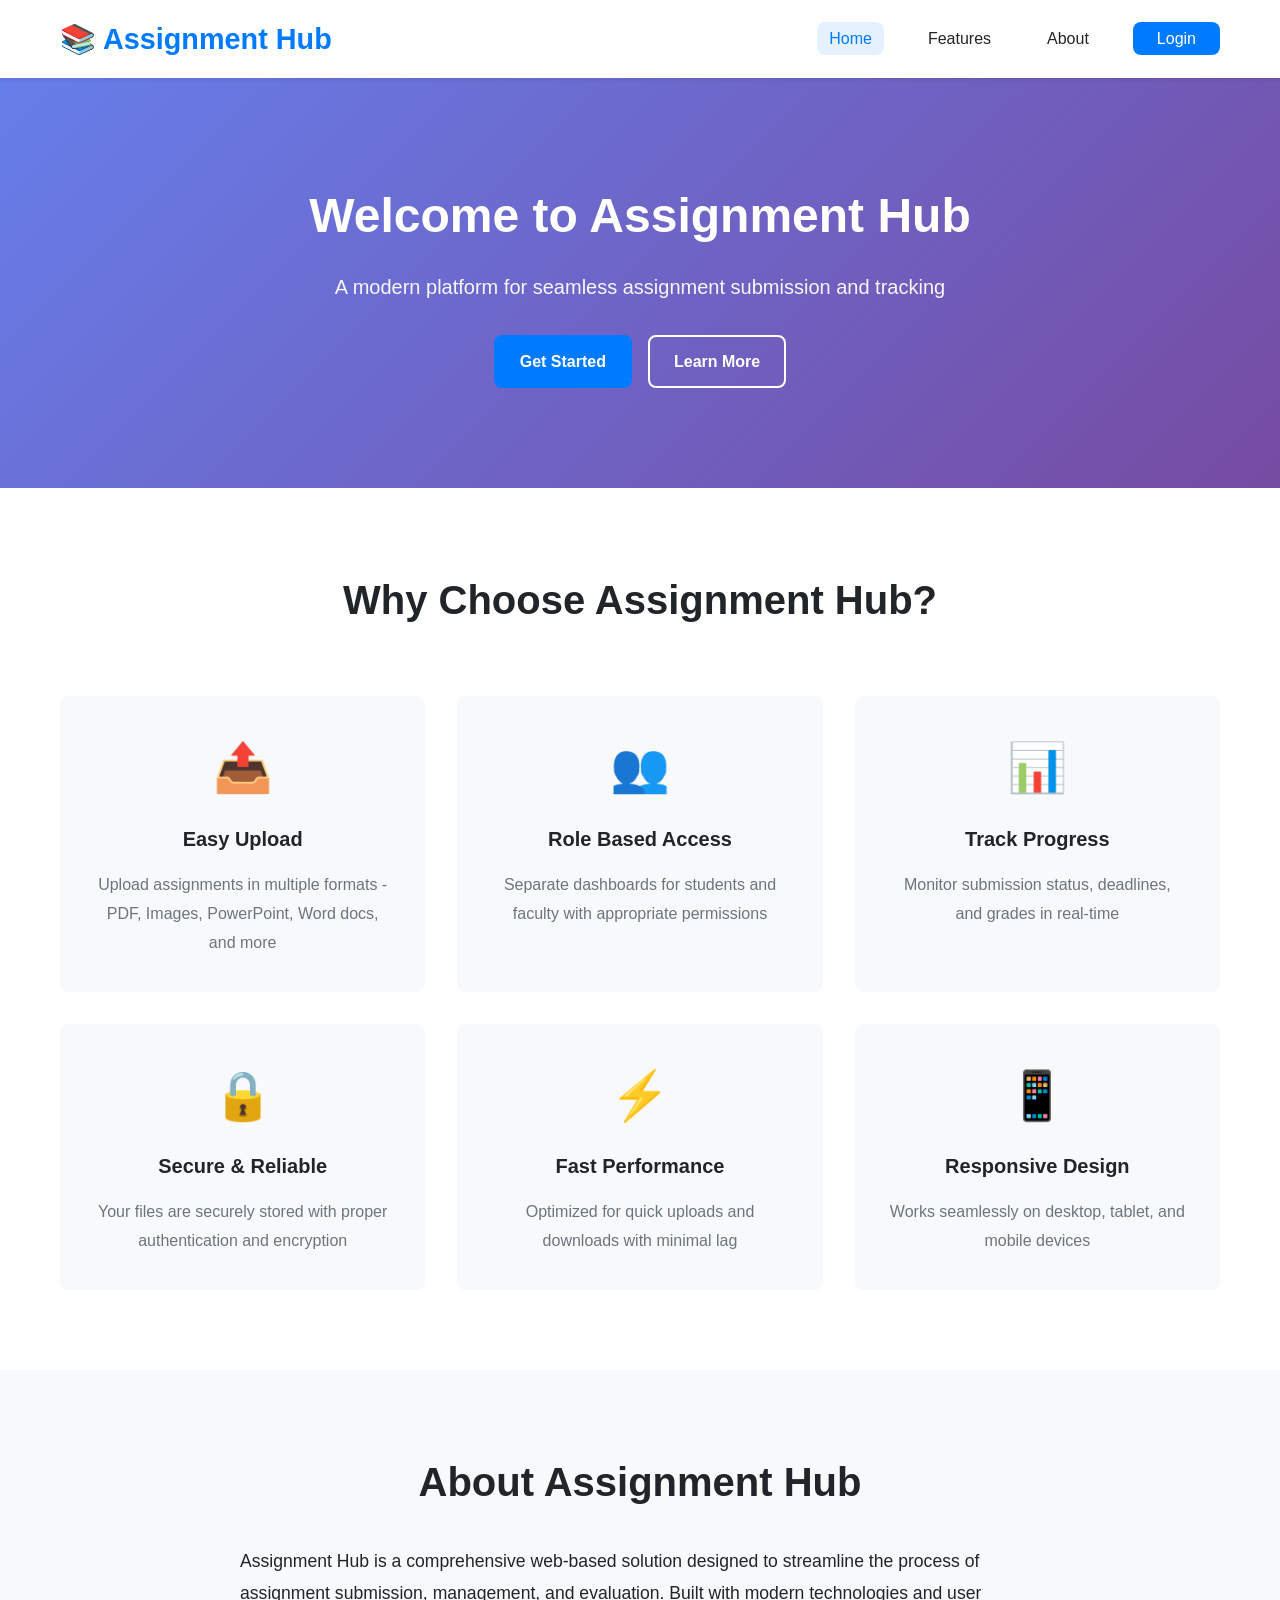
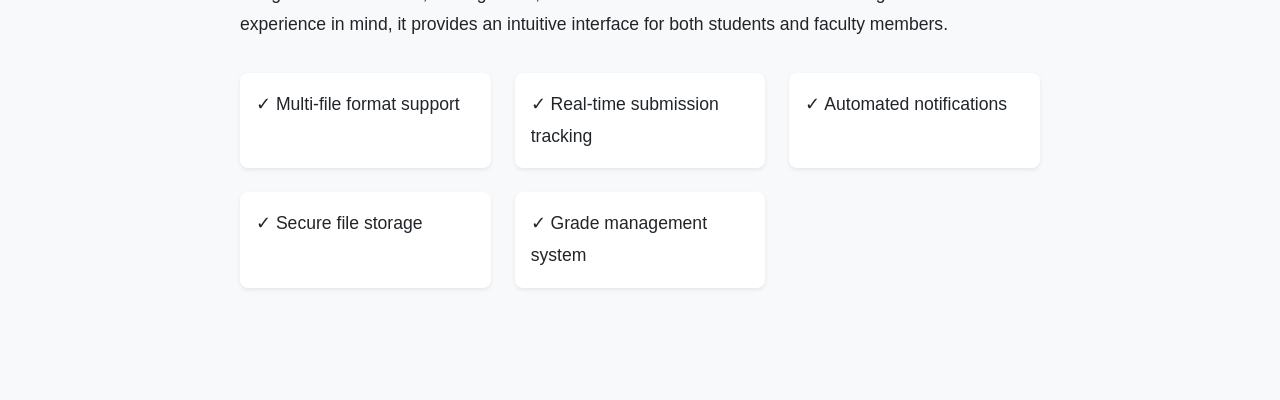
<file: frontend/index.html>
<!DOCTYPE html>
<html lang="en">
<head>
    <meta charset="UTF-8">
    <meta name="viewport" content="width=device-width, initial-scale=1.0">
    <title>Assignment Uploader - Welcome</title>
    <link rel="stylesheet" href="css/style.css">
    <link rel="stylesheet" href="css/responsive.css">
</head>
<body>
    <nav class="navbar">
        <div class="container">
            <div class="navbar-brand">
                <h1>📚 Assignment Hub</h1>
            </div>
            <ul class="nav-menu">
                <li><a href="#home" class="nav-link active">Home</a></li>
                <li><a href="#features" class="nav-link">Features</a></li>
                <li><a href="#about" class="nav-link">About</a></li>
                <li><a href="login.html" class="nav-link btn-primary">Login</a></li>
            </ul>
            <div class="hamburger">
                <span></span>
                <span></span>
                <span></span>
            </div>
        </div>
    </nav>

    
    <section id="home" class="hero">
        <div class="hero-content">
            <h2>Welcome to Assignment Hub</h2>
            <p>A modern platform for seamless assignment submission and tracking</p>
            <div class="hero-buttons">
                <a href="login.html" class="btn btn-primary">Get Started</a>
                <a href="#features" class="btn btn-secondary">Learn More</a>
            </div>
        </div>
    </section>

    <section id="features" class="features">
        <div class="container">
            <h2>Why Choose Assignment Hub?</h2>
            <div class="features-grid">
                <div class="feature-card">
                    <div class="feature-icon">📤</div>
                    <h3>Easy Upload</h3>
                    <p>Upload assignments in multiple formats - PDF, Images, PowerPoint, Word docs, and more</p>
                </div>
                <div class="feature-card">
                    <div class="feature-icon">👥</div>
                    <h3>Role Based Access</h3>
                    <p>Separate dashboards for students and faculty with appropriate permissions</p>
                </div>
                <div class="feature-card">
                    <div class="feature-icon">📊</div>
                    <h3>Track Progress</h3>
                    <p>Monitor submission status, deadlines, and grades in real-time</p>
                </div>
                <div class="feature-card">
                    <div class="feature-icon">🔒</div>
                    <h3>Secure & Reliable</h3>
                    <p>Your files are securely stored with proper authentication and encryption</p>
                </div>
                <div class="feature-card">
                    <div class="feature-icon">⚡</div>
                    <h3>Fast Performance</h3>
                    <p>Optimized for quick uploads and downloads with minimal lag</p>
                </div>
                <div class="feature-card">
                    <div class="feature-icon">📱</div>
                    <h3>Responsive Design</h3>
                    <p>Works seamlessly on desktop, tablet, and mobile devices</p>
                </div>
            </div>
        </div>
    </section>

    <section id="about" class="about">
        <div class="container">
            <h2>About Assignment Hub</h2>
            <div class="about-content">
                <p>Assignment Hub is a comprehensive web-based solution designed to streamline the process of assignment submission, management, and evaluation. Built with modern technologies and user experience in mind, it provides an intuitive interface for both students and faculty members.</p>
                <ul class="features-list">
                    <li>✓ Multi-file format support</li>
                    <li>✓ Real-time submission tracking</li>
                    <li>✓ Automated notifications</li>
                    <li>✓ Secure file storage</li>
                    <li>✓ Grade management system</li>
                </ul>
            </div>
        </div>
    </section>

    <script src="js/jquery-3.6.0.min.js"></script>
    <script src="js/main.js"></script>
</body>
</html>
</file>
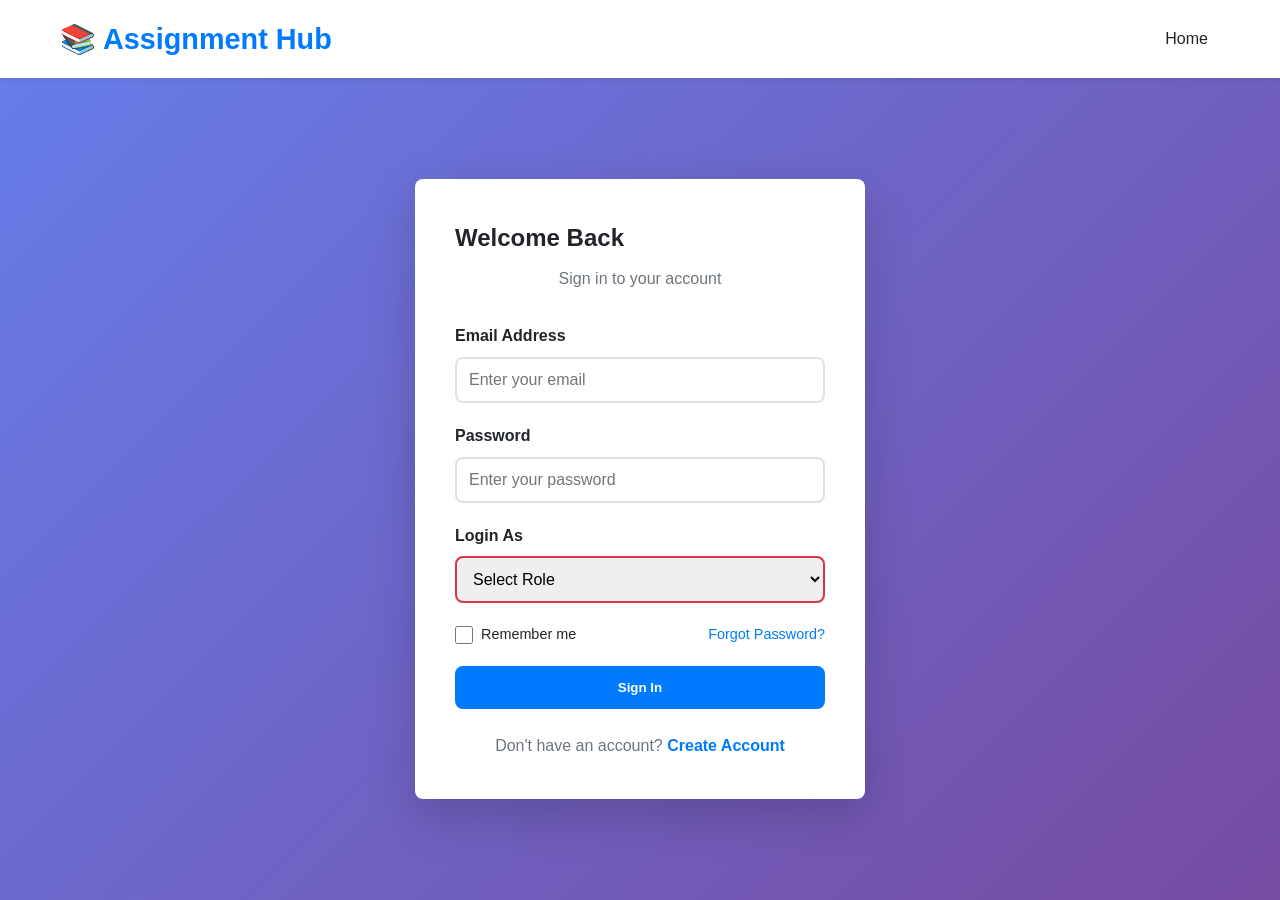
<file: frontend/dashboard.html>
<!DOCTYPE html>
<html lang="en">
<head>
    <meta charset="UTF-8">
    <meta name="viewport" content="width=device-width, initial-scale=1.0">
    <title>Dashboard - Assignment Uploader</title>
    <link rel="stylesheet" href="css/style.css">
    <link rel="stylesheet" href="css/responsive.css">
</head>
<body class="dashboard-page">
    <nav class="navbar navbar-dashboard">
        <div class="container">
            <div class="navbar-brand">
                <h1>📚 Assignment Hub</h1>
            </div>
            <ul class="nav-menu">
                <li><a href="#" class="nav-link">Dashboard</a></li>
                <li class="dropdown">
                    <a href="#" class="nav-link dropdown-toggle">
                        <span id="userEmail">User</span> ▼
                    </a>
                    <div class="dropdown-menu">
                        <a href="#" class="dropdown-item">Profile</a>
                        <a href="#" class="dropdown-item">Settings</a>
                        <hr>
                        <a href="#" class="dropdown-item" id="logoutBtn">Logout</a>
                    </div>
                </li>
            </ul>
        </div>
    </nav>

    <div class="dashboard-container">
        <aside class="sidebar">
            <div class="sidebar-menu">
                <h3>Menu</h3>
                <ul>
                    <li><a href="#" data-section="overview" class="menu-item active">📊 Overview</a></li>
                    <li><a href="#" data-section="assignments" class="menu-item">📝 Assignments</a></li>
                    <li><a href="#" data-section="submissions" class="menu-item">📤 Submissions</a></li>
                    <li><a href="#" data-section="grades" class="menu-item">⭐ Grades</a></li>
                    <li><a href="#" data-section="upload" class="menu-item">➕ New Upload</a></li>
                </ul>
            </div>
        </aside>

        <main class="main-content">
            <section id="overview" class="content-section active">
                <h2>Dashboard Overview</h2>
                <div class="stats-grid">
                    <div class="stat-card">
                        <div class="stat-icon">📚</div>
                        <div class="stat-content">
                            <h4>Total Assignments</h4>
                            <p class="stat-number" id="totalAssignments">0</p>
                        </div>
                    </div>
                    <div class="stat-card">
                        <div class="stat-icon">✅</div>
                        <div class="stat-content">
                            <h4>Submitted</h4>
                            <p class="stat-number" id="submitted">0</p>
                        </div>
                    </div>
                    <div class="stat-card">
                        <div class="stat-icon">⏳</div>
                        <div class="stat-content">
                            <h4>Pending</h4>
                            <p class="stat-number" id="pending">0</p>
                        </div>
                    </div>
                    <div class="stat-card">
                        <div class="stat-icon">⭐</div>
                        <div class="stat-content">
                            <h4>Average Grade</h4>
                            <p class="stat-number" id="avgGrade">--</p>
                        </div>
                    </div>
                </div>
            </section>

            <section id="assignments" class="content-section">
                <h2>Assignments</h2>
                <div id="assignmentsList" class="assignments-list"></div>
            </section>

            <section id="submissions" class="content-section">
                <h2>My Submissions</h2>
                <div id="submissionsList" class="submissions-list">
                </div>
            </section>

            <section id="grades" class="content-section">
                <h2>Grades</h2>
                <div id="gradesList" class="grades-list">
                </div>
            </section>

            <section id="upload" class="content-section">
                <h2>Upload Assignment</h2>
                <div id="uploadArea" class="upload-area">
                </div>
            </section>
        </main>
    </div>

    <script src="https://code.jquery.com/jquery-3.6.0.min.js"></script>
    <script src="js/dashboard.js"></script>
</body>
</html>
</file>
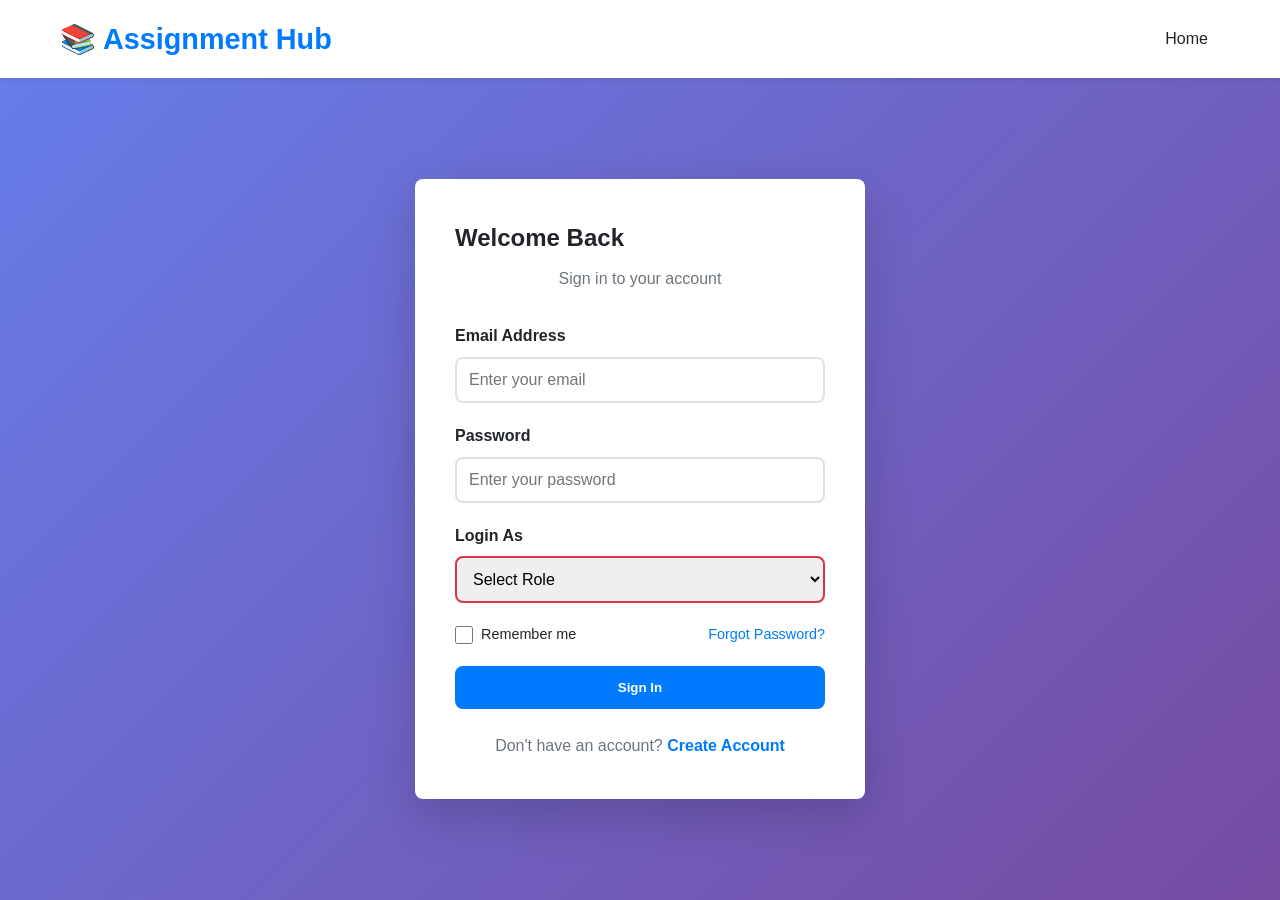
<file: frontend/login.html>
<!DOCTYPE html>
<html lang="en">
<head>
    <meta charset="UTF-8">
    <meta name="viewport" content="width=device-width, initial-scale=1.0">
    <title>Login - Assignment Uploader</title>
    <link rel="stylesheet" href="css/style.css">
    <link rel="stylesheet" href="css/responsive.css">
</head>
<body class="login-page">
    <nav class="navbar">
        <div class="container">
            <div class="navbar-brand">
                <h1>📚 Assignment Hub</h1>
            </div>
            <ul class="nav-menu">
                <li><a href="index.html" class="nav-link">Home</a></li>
            </ul>
        </div>
    </nav>

    <div class="login-container">
        <div class="login-box">
            <h2>Welcome Back</h2>
            <p class="login-subtitle">Sign in to your account</p>

            <form id="loginForm" class="login-form">
                <div class="form-group">
                    <label for="email">Email Address</label>
                    <input 
                        type="email" 
                        id="email" 
                        name="email" 
                        placeholder="Enter your email"
                        required
                    >
                    <span class="error-message" id="emailError"></span>
                </div>

                <div class="form-group">
                    <label for="password">Password</label>
                    <input 
                        type="password" 
                        id="password" 
                        name="password" 
                        placeholder="Enter your password"
                        required
                    >
                    <span class="error-message" id="passwordError"></span>
                </div>

                <div class="form-group">
                    <label for="role">Login As</label>
                    <select id="role" name="role" required>
                        <option value="">Select Role</option>
                        <option value="student">Student</option>
                        <option value="faculty">Faculty</option>
                    </select>
                </div>

                <div class="remember-forgot">
                    <label class="remember">
                        <input type="checkbox" id="rememberMe" name="rememberMe">
                        Remember me
                    </label>
                    <a href="forgot-password.html" class="forgot-link">Forgot Password?</a>
                </div>

                <button type="submit" class="btn btn-primary btn-full">Sign In</button>
                <span class="error-message" id="formError"></span>
            </form>

            <p class="register-link">
                Don't have an account? <a href="register.html">Create Account</a>
            </p>
        </div>
    </div>

    <script src="https://code.jquery.com/jquery-3.6.0.min.js"></script>
    <script src="js/login.js"></script>
</body>
</html>
</file>
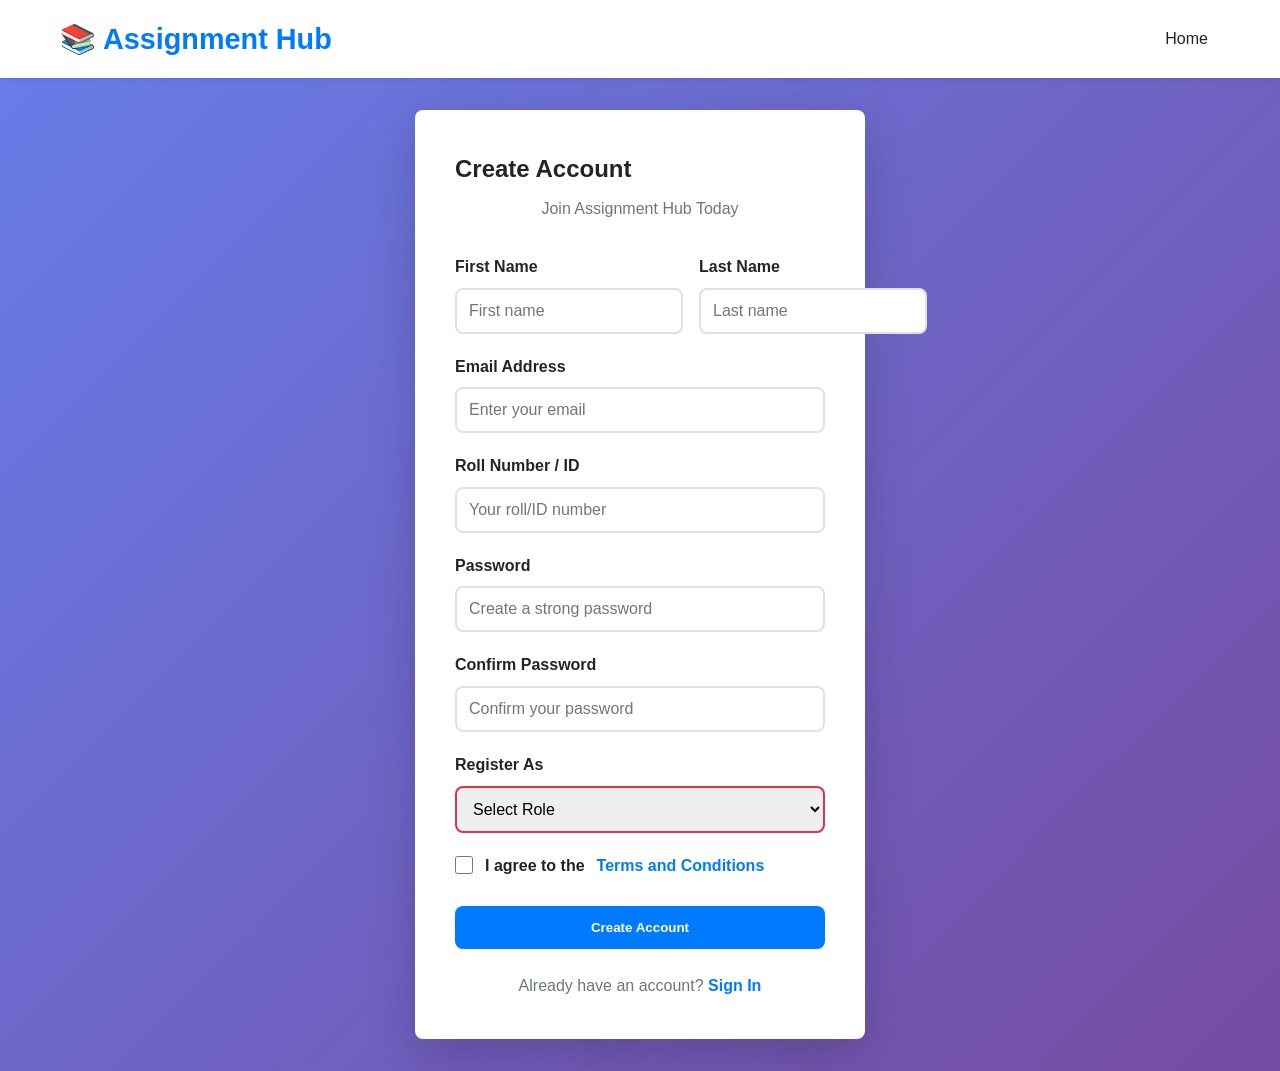
<file: frontend/register.html>
<!DOCTYPE html>
<html lang="en">
<head>
    <meta charset="UTF-8">
    <meta name="viewport" content="width=device-width, initial-scale=1.0">
    <title>Register - Assignment Uploader</title>
    <link rel="stylesheet" href="css/style.css">
    <link rel="stylesheet" href="css/responsive.css">
</head>
<body class="register-page">
    <nav class="navbar">
        <div class="container">
            <div class="navbar-brand">
                <h1>📚 Assignment Hub</h1>
            </div>
            <ul class="nav-menu">
                <li><a href="index.html" class="nav-link">Home</a></li>
            </ul>
        </div>
    </nav>

    <div class="register-container">
        <div class="register-box">
            <h2>Create Account</h2>
            <p class="register-subtitle">Join Assignment Hub Today</p>

            <form id="registerForm" class="register-form">
                <div class="form-row">
                    <div class="form-group half">
                        <label for="firstName">First Name</label>
                        <input 
                            type="text" 
                            id="firstName" 
                            name="firstName" 
                            placeholder="First name"
                            required
                        >
                        <span class="error-message" id="firstNameError"></span>
                    </div>

                    <div class="form-group half">
                        <label for="lastName">Last Name</label>
                        <input 
                            type="text" 
                            id="lastName" 
                            name="lastName" 
                            placeholder="Last name"
                            required
                        >
                        <span class="error-message" id="lastNameError"></span>
                    </div>
                </div>

                <div class="form-group">
                    <label for="email">Email Address</label>
                    <input 
                        type="email" 
                        id="email" 
                        name="email" 
                        placeholder="Enter your email"
                        required
                    >
                    <span class="error-message" id="emailError"></span>
                </div>

                <div class="form-group">
                    <label for="rollNumber">Roll Number / ID</label>
                    <input 
                        type="text" 
                        id="rollNumber" 
                        name="rollNumber" 
                        placeholder="Your roll/ID number"
                        required
                    >
                    <span class="error-message" id="rollError"></span>
                </div>

                <div class="form-group">
                    <label for="password">Password</label>
                    <input 
                        type="password" 
                        id="password" 
                        name="password" 
                        placeholder="Create a strong password"
                        required
                    >
                    <span class="error-message" id="passwordError"></span>
                </div>

                <div class="form-group">
                    <label for="confirmPassword">Confirm Password</label>
                    <input 
                        type="password" 
                        id="confirmPassword" 
                        name="confirmPassword" 
                        placeholder="Confirm your password"
                        required
                    >
                    <span class="error-message" id="confirmError"></span>
                </div>

                <div class="form-group">
                    <label for="role">Register As</label>
                    <select id="role" name="role" required>
                        <option value="">Select Role</option>
                        <option value="student">Student</option>
                        <option value="faculty">Faculty</option>
                    </select>
                    <span class="error-message" id="roleError"></span>
                </div>

                <div class="form-group checkbox">
                    <label class="checkbox-label">
                        <input type="checkbox" id="terms" name="terms" required>
                        I agree to the <a href="#">Terms and Conditions</a>
                    </label>
                    <span class="error-message" id="termsError"></span>
                </div>

                <button type="submit" class="btn btn-primary btn-full">Create Account</button>
                <span class="error-message" id="formError"></span>
            </form>

            <p class="login-link">
                Already have an account? <a href="login.html">Sign In</a>
            </p>
        </div>
    </div>

    <script src="https://code.jquery.com/jquery-3.6.0.min.js"></script>
    <script src="js/register.js"></script>
</body>
</html>
</file>
<file: frontend/css/style.css>
:root {
    --primary-color: #007bff;
    --secondary-color: #6c757d;
    --success-color: #28a745;
    --danger-color: #dc3545;
    --warning-color: #ffc107;
    --info-color: #17a2b8;
    
    --light-bg: #f8f9fa;
    --dark-text: #212529;
    --light-text: #6c757d;
    --white: #ffffff;
    --border-color: #dee2e6;
    
    --shadow-sm: 0 0.125rem 0.25rem rgba(0, 0, 0, 0.075);
    --shadow-md: 0 0.5rem 1rem rgba(0, 0, 0, 0.15);
    --shadow-lg: 0 1rem 3rem rgba(0, 0, 0, 0.175);
    
    --transition: all 0.3s ease;
    --border-radius: 0.5rem;
}

* {
    margin: 0;
    padding: 0;
    box-sizing: border-box;
}

html {
    scroll-behavior: smooth;
}

body {
    font-family: 'Segoe UI', Tahoma, Geneva, Verdana, sans-serif;
    font-size: 16px;
    line-height: 1.6;
    color: var(--dark-text);
    background-color: var(--light-bg);
}

a {
    text-decoration: none;
    color: var(--primary-color);
    transition: var(--transition);
}

a:hover {
    color: #0056b3;
}

button {
    border: none;
    cursor: pointer;
    font-family: inherit;
}

.container {
    max-width: 1200px;
    margin: 0 auto;
    padding: 0 20px;
}

.navbar {
    background-color: var(--white);
    box-shadow: var(--shadow-sm);
    position: sticky;
    top: 0;
    z-index: 100;
    padding: 1rem 0;
}

.navbar .container {
    display: flex;
    justify-content: space-between;
    align-items: center;
}

.navbar-brand h1 {
    font-size: 1.8rem;
    color: var(--primary-color);
    margin: 0;
}

.nav-menu {
    display: flex;
    list-style: none;
    gap: 2rem;
    align-items: center;
}

.nav-link {
    color: var(--dark-text);
    font-weight: 500;
    padding: 0.5rem 0.75rem;
    border-radius: var(--border-radius);
    transition: var(--transition);
}

.nav-link:hover,
.nav-link.active {
    color: var(--primary-color);
    background-color: rgba(0, 123, 255, 0.1);
}

.nav-link.btn-primary {
    background-color: var(--primary-color);
    color: var(--white);
    padding: 0.5rem 1.5rem;
}

.nav-link.btn-primary:hover {
    background-color: #0056b3;
    color: var(--white);
}

.hamburger {
    display: none;
    flex-direction: column;
    cursor: pointer;
    gap: 0.5rem;
}

.hamburger span {
    width: 25px;
    height: 3px;
    background-color: var(--dark-text);
    border-radius: 3px;
    transition: var(--transition);
}

.hero {
    background: linear-gradient(135deg, #667eea 0%, #764ba2 100%);
    color: var(--white);
    padding: 100px 20px;
    text-align: center;
}

.hero-content h2 {
    font-size: 3rem;
    margin-bottom: 1rem;
    font-weight: 700;
}

.hero-content p {
    font-size: 1.25rem;
    margin-bottom: 2rem;
    opacity: 0.95;
}

.hero-buttons {
    display: flex;
    gap: 1rem;
    justify-content: center;
    flex-wrap: wrap;
}

.btn {
    padding: 0.75rem 1.5rem;
    border-radius: var(--border-radius);
    font-weight: 600;
    transition: var(--transition);
    display: inline-block;
    text-align: center;
    cursor: pointer;
    border: 2px solid transparent;
}

.btn-primary {
    background-color: var(--primary-color);
    color: var(--white);
}

.btn-primary:hover {
    background-color: #0056b3;
    transform: translateY(-2px);
    box-shadow: var(--shadow-md);
}

.btn-secondary {
    background-color: transparent;
    color: var(--white);
    border-color: var(--white);
}

.btn-secondary:hover {
    background-color: var(--white);
    color: var(--primary-color);
}

.btn-full {
    width: 100%;
}

.btn:disabled {
    opacity: 0.6;
    cursor: not-allowed;
}

.features {
    padding: 80px 20px;
    background-color: var(--white);
}

.features .container {
    display: flex;
    flex-direction: column;
}

.features h2 {
    text-align: center;
    font-size: 2.5rem;
    margin-bottom: 4rem;
    color: var(--dark-text);
}

.features-grid {
    display: grid;
    grid-template-columns: repeat(auto-fit, minmax(300px, 1fr));
    gap: 2rem;
}

.feature-card {
    background-color: var(--light-bg);
    padding: 2rem;
    border-radius: var(--border-radius);
    text-align: center;
    transition: var(--transition);
    border: 2px solid transparent;
}

.feature-card:hover {
    transform: translateY(-5px);
    box-shadow: var(--shadow-lg);
    border-color: var(--primary-color);
}

.feature-icon {
    font-size: 3rem;
    margin-bottom: 1rem;
}

.feature-card h3 {
    margin-bottom: 1rem;
    color: var(--dark-text);
    font-size: 1.25rem;
}

.feature-card p {
    color: var(--light-text);
    line-height: 1.8;
}

.about {
    padding: 80px 20px;
    background-color: var(--light-bg);
}

.about h2 {
    text-align: center;
    font-size: 2.5rem;
    margin-bottom: 2rem;
}

.about-content {
    max-width: 800px;
    margin: 0 auto;
    line-height: 1.8;
    font-size: 1.1rem;
    margin-bottom: 2rem;
}

.features-list {
    display: grid;
    grid-template-columns: repeat(auto-fit, minmax(250px, 1fr));
    gap: 1.5rem;
    list-style: none;
    margin-top: 2rem;
}

.features-list li {
    padding: 1rem;
    background-color: var(--white);
    border-radius: var(--border-radius);
    box-shadow: var(--shadow-sm);
}

.login-page,
.register-page {
    background: linear-gradient(135deg, #667eea 0%, #764ba2 100%);
    min-height: 100vh;
    display: flex;
    flex-direction: column;
}

.login-container,
.register-container {
    flex: 1;
    display: flex;
    justify-content: center;
    align-items: center;
    padding: 2rem;
}

.login-box,
.register-box {
    background-color: var(--white);
    border-radius: var(--border-radius);
    padding: 2.5rem;
    width: 100%;
    max-width: 450px;
    box-shadow: var(--shadow-lg);
}

.login-box h2,
.register-box h2 {
    margin-bottom: 0.5rem;
    color: var(--dark-text);
}

.login-subtitle,
.register-subtitle {
    color: var(--light-text);
    margin-bottom: 2rem;
    text-align: center;
}

.login-form,
.register-form {
    display: flex;
    flex-direction: column;
    gap: 1.25rem;
}

.form-group {
    display: flex;
    flex-direction: column;
}

.form-group label {
    margin-bottom: 0.5rem;
    font-weight: 600;
    color: var(--dark-text);
}

.form-group input,
.form-group select {
    padding: 0.75rem;
    border: 2px solid var(--border-color);
    border-radius: var(--border-radius);
    font-size: 1rem;
    transition: var(--transition);
}

.form-group input:focus,
.form-group select:focus {
    outline: none;
    border-color: var(--primary-color);
    box-shadow: 0 0 0 3px rgba(0, 123, 255, 0.1);
}

.form-group input:invalid:not(:placeholder-shown),
.form-group select:invalid:not(:placeholder-shown) {
    border-color: var(--danger-color);
}

.error-message {
    color: var(--danger-color);
    font-size: 0.875rem;
    margin-top: 0.25rem;
    display: none;
}

.error-message.show {
    display: block;
}

.form-row {
    display: grid;
    grid-template-columns: 1fr 1fr;
    gap: 1rem;
}

.form-group.half {
    width: 100%;
}

.remember-forgot {
    display: flex;
    justify-content: space-between;
    align-items: center;
    font-size: 0.9rem;
}

.remember-forgot label {
    display: flex;
    align-items: center;
    gap: 0.5rem;
    margin: 0;
    font-weight: 400;
}

.remember-forgot input[type="checkbox"] {
    width: 18px;
    height: 18px;
    cursor: pointer;
}

.forgot-link {
    color: var(--primary-color);
}

.register-link,
.login-link {
    text-align: center;
    margin-top: 1.5rem;
    color: var(--light-text);
}

.register-link a,
.login-link a {
    font-weight: 600;
    color: var(--primary-color);
}

.checkbox-label {
    display: flex;
    align-items: center;
    gap: 0.75rem;
    font-weight: 400;
    cursor: pointer;
    margin: 0;
}

.checkbox-label input[type="checkbox"] {
    width: 18px;
    height: 18px;
    cursor: pointer;
}

.checkbox-label a {
    color: var(--primary-color);
}

.dashboard-page {
    background-color: var(--light-bg);
}

.navbar-dashboard {
    background-color: var(--white);
}

.dashboard-container {
    display: grid;
    grid-template-columns: 250px 1fr;
    gap: 0;
    min-height: calc(100vh - 70px);
}

.sidebar {
    background-color: var(--white);
    border-right: 1px solid var(--border-color);
    padding: 2rem 0;
    position: sticky;
    top: 70px;
    height: calc(100vh - 70px);
    overflow-y: auto;
}

.sidebar-menu h3 {
    padding: 0 1.5rem;
    margin-bottom: 1.5rem;
    color: var(--dark-text);
}

.sidebar-menu ul {
    list-style: none;
}

.menu-item {
    display: block;
    padding: 0.75rem 1.5rem;
    color: var(--light-text);
    transition: var(--transition);
    border-left: 3px solid transparent;
    margin-left: 0;
}

.menu-item:hover {
    background-color: var(--light-bg);
    color: var(--primary-color);
}

.menu-item.active {
    background-color: rgba(0, 123, 255, 0.1);
    color: var(--primary-color);
    border-left-color: var(--primary-color);
}

.main-content {
    padding: 2rem;
}

.content-section {
    display: none;
    animation: fadeIn 0.3s ease;
}

.content-section.active {
    display: block;
}

@keyframes fadeIn {
    from {
        opacity: 0;
        transform: translateY(10px);
    }
    to {
        opacity: 1;
        transform: translateY(0);
    }
}

.main-content h2 {
    margin-bottom: 2rem;
    color: var(--dark-text);
}

.stats-grid {
    display: grid;
    grid-template-columns: repeat(auto-fit, minmax(250px, 1fr));
    gap: 1.5rem;
    margin-bottom: 2rem;
}

.stat-card {
    background-color: var(--white);
    padding: 1.5rem;
    border-radius: var(--border-radius);
    box-shadow: var(--shadow-sm);
    display: flex;
    align-items: center;
    gap: 1.5rem;
    transition: var(--transition);
}

.stat-card:hover {
    box-shadow: var(--shadow-md);
    transform: translateY(-2px);
}

.stat-icon {
    font-size: 2.5rem;
}

.stat-content h4 {
    color: var(--light-text);
    font-size: 0.9rem;
    margin-bottom: 0.5rem;
}

.stat-number {
    font-size: 1.8rem;
    font-weight: 700;
    color: var(--primary-color);
    margin: 0;
}

.assignments-list,
.submissions-list,
.grades-list {
    display: grid;
    gap: 1.5rem;
}

.assignment-card,
.submission-card,
.grade-card {
    background-color: var(--white);
    border-radius: var(--border-radius);
    padding: 1.5rem;
    box-shadow: var(--shadow-sm);
    transition: var(--transition);
}

.assignment-card:hover,
.submission-card:hover,
.grade-card:hover {
    box-shadow: var(--shadow-md);
    transform: translateY(-2px);
}

.assignment-card h3,
.submission-card h3 {
    color: var(--dark-text);
    margin-bottom: 0.75rem;
}

.assignment-meta,
.submission-meta {
    display: flex;
    gap: 1rem;
    flex-wrap: wrap;
    color: var(--light-text);
    font-size: 0.9rem;
}

.meta-item {
    display: flex;
    align-items: center;
    gap: 0.5rem;
}

.badge {
    display: inline-block;
    padding: 0.25rem 0.75rem;
    border-radius: 20px;
    font-size: 0.85rem;
    font-weight: 600;
}

.badge-success {
    background-color: #d4edda;
    color: #155724;
}

.badge-warning {
    background-color: #fff3cd;
    color: #856404;
}

.badge-danger {
    background-color: #f8d7da;
    color: #721c24;
}

.upload-area {
    background-color: var(--white);
    border-radius: var(--border-radius);
    padding: 2rem;
    box-shadow: var(--shadow-sm);
}

.upload-dropzone {
    border: 3px dashed var(--primary-color);
    border-radius: var(--border-radius);
    padding: 3rem;
    text-align: center;
    cursor: pointer;
    transition: var(--transition);
    background-color: rgba(0, 123, 255, 0.05);
}

.upload-dropzone:hover,
.upload-dropzone.drag-over {
    background-color: rgba(0, 123, 255, 0.1);
    border-color: #0056b3;
}

.upload-dropzone h3 {
    margin-bottom: 0.5rem;
    color: var(--dark-text);
}

.upload-dropzone p {
    color: var(--light-text);
    margin-bottom: 1rem;
}

.upload-icon {
    font-size: 3rem;
    margin-bottom: 1rem;
}

.upload-input {
    display: none;
}

.file-requirements {
    background-color: var(--light-bg);
    padding: 1.5rem;
    border-radius: var(--border-radius);
    margin-top: 1.5rem;
}

.file-requirements h4 {
    margin-bottom: 1rem;
}

.file-requirements ul {
    list-style: none;
    padding-left: 0;
}

.file-requirements li {
    padding: 0.5rem 0;
    color: var(--light-text);
}

.file-requirements li:before {
    content: "✓ ";
    color: var(--success-color);
    font-weight: bold;
    margin-right: 0.5rem;
}

.dropdown {
    position: relative;
}

.dropdown-toggle::after {
    content: '';
}

.dropdown-menu {
    position: absolute;
    top: 100%;
    right: 0;
    background-color: var(--white);
    border-radius: var(--border-radius);
    box-shadow: var(--shadow-lg);
    min-width: 200px;
    display: none;
    padding: 0.5rem 0;
    z-index: 1000;
}

.dropdown:hover .dropdown-menu,
.dropdown.open .dropdown-menu {
    display: block;
}

.dropdown-item {
    display: block;
    padding: 0.75rem 1.5rem;
    color: var(--dark-text);
    transition: var(--transition);
}

.dropdown-item:hover {
    background-color: var(--light-bg);
    color: var(--primary-color);
}

.dropdown-menu hr {
    margin: 0.5rem 0;
    border: none;
    border-top: 1px solid var(--border-color);
}

.footer {
    background-color: var(--dark-text);
    color: var(--white);
    padding: 2rem;
    text-align: center;
    margin-top: 4rem;
}

.footer p {
    margin: 0;
}

.mt-1 { margin-top: 0.5rem; }
.mt-2 { margin-top: 1rem; }
.mt-3 { margin-top: 1.5rem; }
.mt-4 { margin-top: 2rem; }

.mb-1 { margin-bottom: 0.5rem; }
.mb-2 { margin-bottom: 1rem; }
.mb-3 { margin-bottom: 1.5rem; }
.mb-4 { margin-bottom: 2rem; }

.p-1 { padding: 0.5rem; }
.p-2 { padding: 1rem; }
.p-3 { padding: 1.5rem; }

.text-center { text-align: center; }
.text-muted { color: var(--light-text); }
.text-success { color: var(--success-color); }
.text-danger { color: var(--danger-color); }

.hidden { display: none; }
.visible { display: block; }

.spinner {
    border: 4px solid var(--border-color);
    border-top: 4px solid var(--primary-color);
    border-radius: 50%;
    width: 40px;
    height: 40px;
    animation: spin 1s linear infinite;
    margin: 2rem auto;
}

@keyframes spin {
    0% { transform: rotate(0deg); }
    100% { transform: rotate(360deg); }
}

.alert {
    padding: 1rem;
    border-radius: var(--border-radius);
    margin-bottom: 1rem;
    border-left: 4px solid;
}

.alert-success {
    background-color: #d4edda;
    color: #155724;
    border-color: var(--success-color);
}

.alert-error,
.alert-danger {
    background-color: #f8d7da;
    color: #721c24;
    border-color: var(--danger-color);
}

.alert-warning {
    background-color: #fff3cd;
    color: #856404;
    border-color: var(--warning-color);
}

.alert-info {
    background-color: #d1ecf1;
    color: #0c5460;
    border-color: var(--info-color);
}
</file>
<file: frontend/css/responsive.css>
@media (max-width: 768px) {
    :root {
        font-size: 15px;
    }

    .navbar .container {
        flex-wrap: wrap;
        gap: 1rem;
    }

    .nav-menu {
        gap: 1rem;
        font-size: 0.9rem;
    }

    .nav-link {
        padding: 0.4rem 0.5rem;
    }

    .nav-link.btn-primary {
        padding: 0.4rem 1rem;
    }

    .hamburger {
        display: flex;
    }

    .nav-menu {
        position: absolute;
        top: 70px;
        left: 0;
        width: 100%;
        background-color: white;
        flex-direction: column;
        gap: 0;
        display: none;
        box-shadow: 0 8px 16px rgba(0, 0, 0, 0.1);
    }

    .nav-menu.active {
        display: flex;
    }

    .nav-menu li {
        width: 100%;
    }

    .nav-menu li a {
        display: block;
        padding: 1rem !important;
        border-radius: 0;
    }

    .hero-content h2 {
        font-size: 2rem;
    }

    .hero-content p {
        font-size: 1rem;
    }

    .hero {
        padding: 60px 20px;
    }

    .hero-buttons {
        flex-direction: column;
        gap: 0.75rem;
    }

    .hero-buttons .btn {
        width: 100%;
    }

    .features {
        padding: 60px 20px;
    }

    .features h2 {
        font-size: 2rem;
    }

    .features-grid {
        grid-template-columns: 1fr;
        gap: 1.5rem;
    }

    .about {
        padding: 60px 20px;
    }

    .about h2 {
        font-size: 2rem;
    }

    .features-list {
        grid-template-columns: 1fr;
    }

    .login-box,
    .register-box {
        padding: 2rem 1.5rem;
    }

    .form-row {
        grid-template-columns: 1fr;
    }

    .dashboard-container {
        grid-template-columns: 1fr;
    }

    .sidebar {
        position: fixed;
        left: -250px;
        top: 70px;
        width: 250px;
        height: calc(100vh - 70px);
        background-color: white;
        z-index: 999;
        transition: all 0.3s ease;
        border-right: 1px solid var(--border-color);
        overflow-y: auto;
        box-shadow: 2px 0 8px rgba(0, 0, 0, 0.1);
    }

    .sidebar.open {
        left: 0;
    }

    .main-content {
        padding: 1.5rem;
    }

    .stats-grid {
        grid-template-columns: 1fr;
        gap: 1rem;
    }

    .stat-card {
        flex-direction: column;
        text-align: center;
        gap: 1rem;
    }

    .upload-dropzone {
        padding: 2rem 1.5rem;
    }

    .upload-dropzone h3 {
        font-size: 1.2rem;
    }

    .upload-icon {
        font-size: 2rem;
    }
}


@media (max-width: 576px) {
    :root {
        font-size: 14px;
    }

    .navbar-brand h1 {
        font-size: 1.3rem;
    }

    .hero-content h2 {
        font-size: 1.5rem;
    }

    .hero-content p {
        font-size: 0.9rem;
    }

    .hero {
        padding: 40px 15px;
    }

    .btn {
        padding: 0.6rem 1.25rem;
        font-size: 0.9rem;
    }

    .feature-card {
        padding: 1.5rem;
    }

    .feature-icon {
        font-size: 2.5rem;
    }

    .feature-card h3 {
        font-size: 1.1rem;
    }

    .feature-card p {
        font-size: 0.9rem;
    }

    .login-container,
    .register-container {
        padding: 1rem;
    }

    .login-box,
    .register-box {
        padding: 1.5rem 1rem;
        max-width: 100%;
    }

    .login-box h2,
    .register-box h2 {
        font-size: 1.5rem;
    }

    .form-group input,
    .form-group select {
        padding: 0.65rem;
        font-size: 16px; 
    }

    .remember-forgot {
        flex-direction: column;
        gap: 0.75rem;
        align-items: flex-start;
    }

    .stat-number {
        font-size: 1.5rem;
    }

    .main-content {
        padding: 1rem;
    }

    .main-content h2 {
        font-size: 1.3rem;
    }

    .assignment-card,
    .submission-card,
    .grade-card {
        padding: 1rem;
    }

    .assignment-card h3,
    .submission-card h3 {
        font-size: 1rem;
    }

    .upload-dropzone {
        padding: 1.5rem;
    }

    .upload-icon {
        font-size: 2rem;
    }

    .dropdown-menu {
        right: -1.5rem;
        min-width: 180px;
    }

    .file-requirements {
        padding: 1rem;
        font-size: 0.9rem;
    }

    .badge {
        font-size: 0.8rem;
        padding: 0.2rem 0.6rem;
    }
}
</file>
